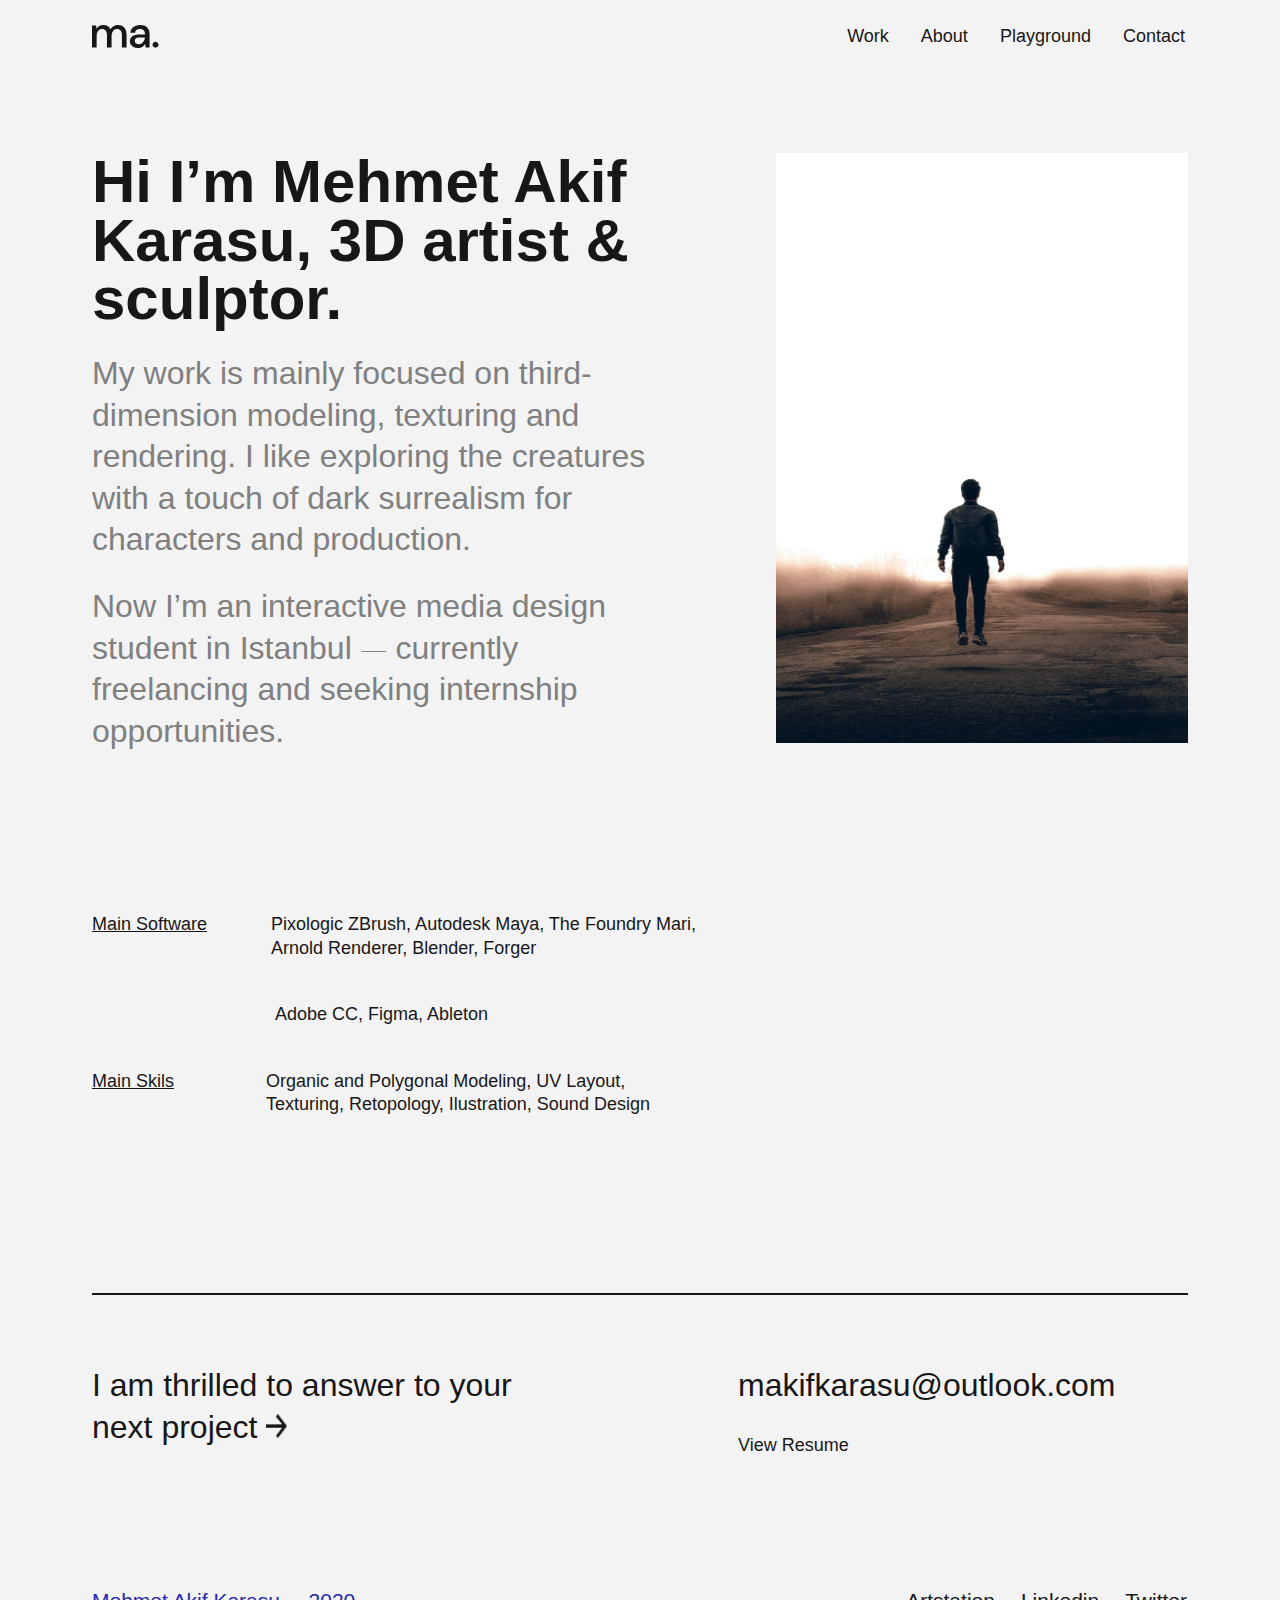
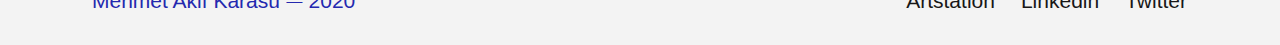
<file: index.html>
<!DOCTYPE html>
<html class="html" lang="ru">
<head>
    <meta charset="UTF-8">
    <meta http-equiv="X-UA-Compatible" content="IE=edge">
    <meta name="viewport" content="width=device-width, initial-scale=1.0">
    <meta name="description" content="OOO">
    <meta http-equiv="content-type" content="public, max-age=3600">
    <meta name="theme-color" content="#fff">
    <title>Document</title>
    <link rel="shortcut icon" href="images/favicon.svg" type="image/x-icon">
    <link rel="stylesheet" href="css/style.css">
    </head>
<body class="body">

    <header class="header" id="header">
        <div class="container">
            <div class="header__inner">
                <img src="images/logo.svg" width="67.46px" height="23px">
                <div class="menu-btn">
                    <div class="menu-btn__burger">   
                    </div>
                  </div>
        <nav class="header__nav">
            <ul class="header__list">
            <li>
                <a class="header__link" href="">Work</a>
            </li>
            <li>
                <a class="header__link" href="">About</a>
            </li>
            <li>
                <a class="header__link" href="">Playground</a>
            </li>
            <li>
                <a class="header__link" href="">Contact</a>
            </li>
            </ul>
        </nav>
    </div>
    </div>
    <nav class="header__mobile">
        <ul class="header__list">
            <li>
                <a class="header__link" href="">Work</a>
            </li>
            <li>
                <a class="header__link" href="">About</a>
            </li>
            <li>
                <a class="header__link" href="">Playground</a>
            </li>
            <li>
                <a class="header__link" href="">Contact</a>
            </li>
        </ul>
    </nav>
</header>
<main>
    <section class="home">
        <div class="container">
            <div class="home__inner">
                <div class="home__content">
                    <h1 class="home__title">Hi I’m Mehmet Akif Karasu, 3D artist & sculptor.</h1>
                        <p class="home__text">My work is mainly focused on third-dimension modeling, texturing and rendering. I like exploring the creatures with a touch of dark surrealism for characters and production.</p>
                        <p class="home__text">Now I’m an interactive media design student in Istanbul ⏤ currently freelancing and seeking internship opportunities.</p>
            </div>
            <div class="home__profil">
        <img src="images/Profile.png" width="421" height="590"></div>
    </div>
<div class="main__inner-software">
    <div class="main__software">Main Software</div>
        <p class="main__text">Pixologic ZBrush, Autodesk Maya, The Foundry Mari, Arnold Renderer, Blender, Forger</p>
    </div>
            <p class="main__text2">Adobe CC, Figma, Ableton</p>
                <div class="main__inner-skils">
                    <div class="main__skils">Main Skils</div>
                        <p class="main__text">Organic and Polygonal Modeling, UV Layout, Texturing, Retopology, Ilustration, Sound Design</p>
                    </div>
                <div class="main__separator">
                    <img src="images/Seperator.svg" width="1120" height="2"></div>
    </div>
        <div class="container">
            <div class="contact__inner">
                <p class="contact__text">I am thrilled to answer to your next project
                <img src="images/↓.png" width="21" height="24" alt="icon decor"></p>
                <div class="contact__info"> 
                    <p class="contact__link">makifkarasu@outlook.com</p>
                    <p class="contact__subtext">View Resume</p>
                </div>
            </div>
    </section>
</main>
<footer class="footer" id="community">
    <div class="container">
            <div class="footer__inner">
                <p class="footer__text">Mehmet Akif Karasu ⏤ 2020</p>
                        <ul class="footer__list">
                            <li>
                                <a class="footer__link" href="">Artstation</a>
                            </li>
                            <li>
                                <a class="footer__link" href="">Linkedin</a>
                            </li>
                            <li>
                                <a class="footer__link" href="">Twitter</a>
                            </li>
                </ul>
            </div>
        </div>
    </footer>
    <script src="js/main.js" type="module"></script>
</body>
</html>
</file>
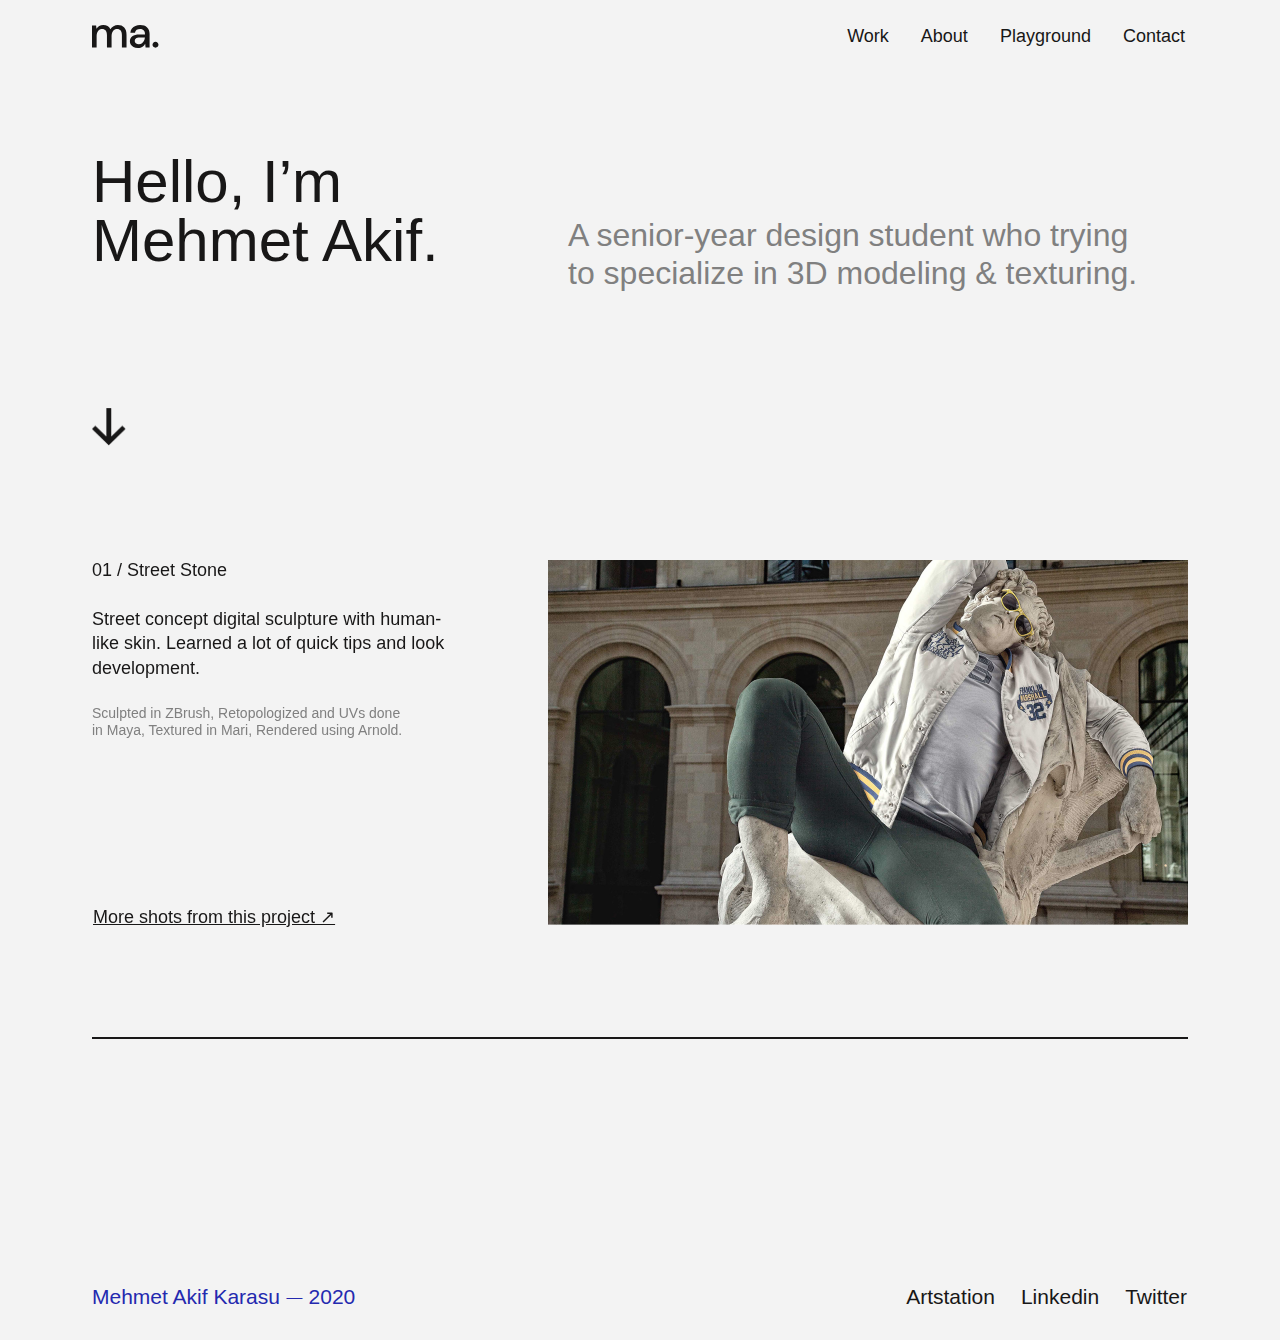
<file: case.html>
<!DOCTYPE html>
<html class="html" lang="ru">

<head>
    <meta charset="UTF-8">
    <meta http-equiv="X-UA-Compatible" content="IE=edge">
    <meta name="viewport" content="width=device-width, initial-scale=1.0">
    <meta name="description" content="OOO">
    <meta http-equiv="content-type" content="public, max-age=3600">
    <meta name="theme-color" content="#fff">
    <title>Case</title>
    <link rel="shortcut icon" href="images/favicon.svg" type="image/x-icon">
    <link rel="stylesheet" href="css/style.css">
</head>

<body class="body">

    <header class="header" id="header">
        <div class="container">
            <div class="header__inner">
                <img src="images/logo.svg" width="67.46px" height="23px">
                <div class="menu-btn">
                    <div class="menu-btn__burger">
                    </div>
                </div>
                <nav class="header__nav">
                    <ul class="header__list">
                        <li>
                            <a class="header__link" href="">Work</a>
                        </li>
                        <li>
                            <a class="header__link" href="">About</a>
                        </li>
                        <li>
                            <a class="header__link" href="">Playground</a>
                        </li>
                        <li>
                            <a class="header__link" href="">Contact</a>
                        </li>
                    </ul>
                </nav>
            </div>
        </div>
        <nav class="header__mobile">
            <ul class="header__list">
                <li>
                    <a class="header__link" href="">Work</a>
                </li>
                <li>
                    <a class="header__link" href="">About</a>
                </li>
                <li>
                    <a class="header__link" href="">Playground</a>
                </li>
                <li>
                    <a class="header__link" href="">Contact</a>
                </li>
            </ul>
        </nav>
    </header>
    <main>
        <section class="case">
            <div class="container">
                <div class="case__inner">
                    <h1 class="case__title">Hello, I’m Mehmet Akif.</h1>
                    <p class="case__text">A senior-year design student who trying to specialize in 3D modeling &
                        texturing.</p>
                </div>
                <div class="case__line">
                    <img src="images/↓2.png" width="33.61" height="38.04" alt="icon decor">
                </div>
                <div class="swiper">
                    <div class="swiper-wrapper">
                        <div class="swiper-slide">
                                    <div class="case__block">
                                        <div class="case__content">
                                            <p class="case__number">01 / Street Stone</p>
                                            <div class="case__description">
                                                <p>
                                                    Street concept digital sculpture with human-like skin. Learned a lot
                                                    of quick tips and
                                                    look development.
                                                </p>
                                            </div>
                                            <p class="case__sub-text">
                                                Sculpted in ZBrush, Retopologized and UVs done in Maya, Textured in
                                                Mari, Rendered using Arnold.
                                            </p>
                                            <a class="case__link" href="">More shots from this project ↗</a>
                                        </div>
                                        <div class="case__foto">
                                            <img src="images/image1.png" width="640" height="364.68">
                                        </div>
                                    </div>
                                    <div class="case__separator">
                                        <img src="images/Seperator.svg" width="1120px" height="2px">
                                    </div>
                                </div>
                                <div class="swiper-slide">
                                    <div class="case__block">
                                        <div class="case__content">
                                            <p class="case__number">02 / Cell-Houdini Solo Work</p>
                                            <div class="case__description">
                                                <p>
                                                    Apart from the CG part, the most difficult part to deal with is
                                                    actually the overall tone,
                                                    and it is rare to see this large area and bright red as the main
                                                    color in the beauty makeup,
                                                    and it rarely appears in the usual work.
                                                </p>
                                            </div>
                                            <div class="case__description">
                                                <p>
                                                    It is difficult to render very pure colors in the renderer,
                                                    requiring later support,
                                                    and different monitors are also different for the display of such
                                                    colors,
                                                    which is a headache.
                                                </p>
                                            </div>
                                            <a class="case__link2" href="">See case study →</a>
                                        </div>
                                        <div class="case__foto">
                                            <img src="images/image2.png" width="640" height="364.68">
                                        </div>
                                    </div>
                                    <div class="case__separator">
                                        <img src="images/Seperator.svg" width="1120px" height="2px">
                                    </div>
                                </div>
                                <div class="swiper-slide">
                                    <div class="case__block">
                                        <div class="case__content">
                                            <p class="case__number">03 / Typography 3D - 17</p>
                                            <div class="case__description">
                                                <p>Experimental creature modeling for school project.</p>
                                            </div>
                                            <a class="case__link3" href="">Project WIP</a>
                                        </div>
                                        <div class="case__foto">
                                            <img src="images/image3.png" width="640" height="364.68">
                                        </div>
                                    </div>
                                    <div class="case__separator">
                                        <img src="images/Seperator.svg" width="1120px" height="2px">
                                    </div>
                                </div>
                            </div>
                        </div>
                    </div>
        </section>
    </main>
    <footer class="footer" id="community">
        <div class="container">
            <div class="footer__inner">
                <p class="footer__text">Mehmet Akif Karasu ⏤ 2020</p>
                <ul class="footer__list">
                    <li>
                        <a class="footer__link" href="">Artstation</a>
                    </li>
                    <li>
                        <a class="footer__link" href="">Linkedin</a>
                    </li>
                    <li>
                        <a class="footer__link" href="">Twitter</a>
                    </li>
                </ul>
            </div>
        </div>
    </footer>
    <link rel="stylesheet" href="https://cdn.jsdelivr.net/npm/swiper@11/swiper-bundle.min.css" />

    <script src="https://cdn.jsdelivr.net/npm/swiper@11/swiper-bundle.min.js"></script>
    <script src="js/main.js" type="module"></script>
</body>

</html>
</file>
<file: css/style.css>
@import 'basic/_reset.css';
@import 'basic/_vars.css';
@import 'basic/_global.css';
@import 'basic/_fonts.css';

@import "components/_header.css";
@import "components/_footer.css";
@import "home/_home.css";
@import "home/_contact.css";
@import "case.css";
</file>
